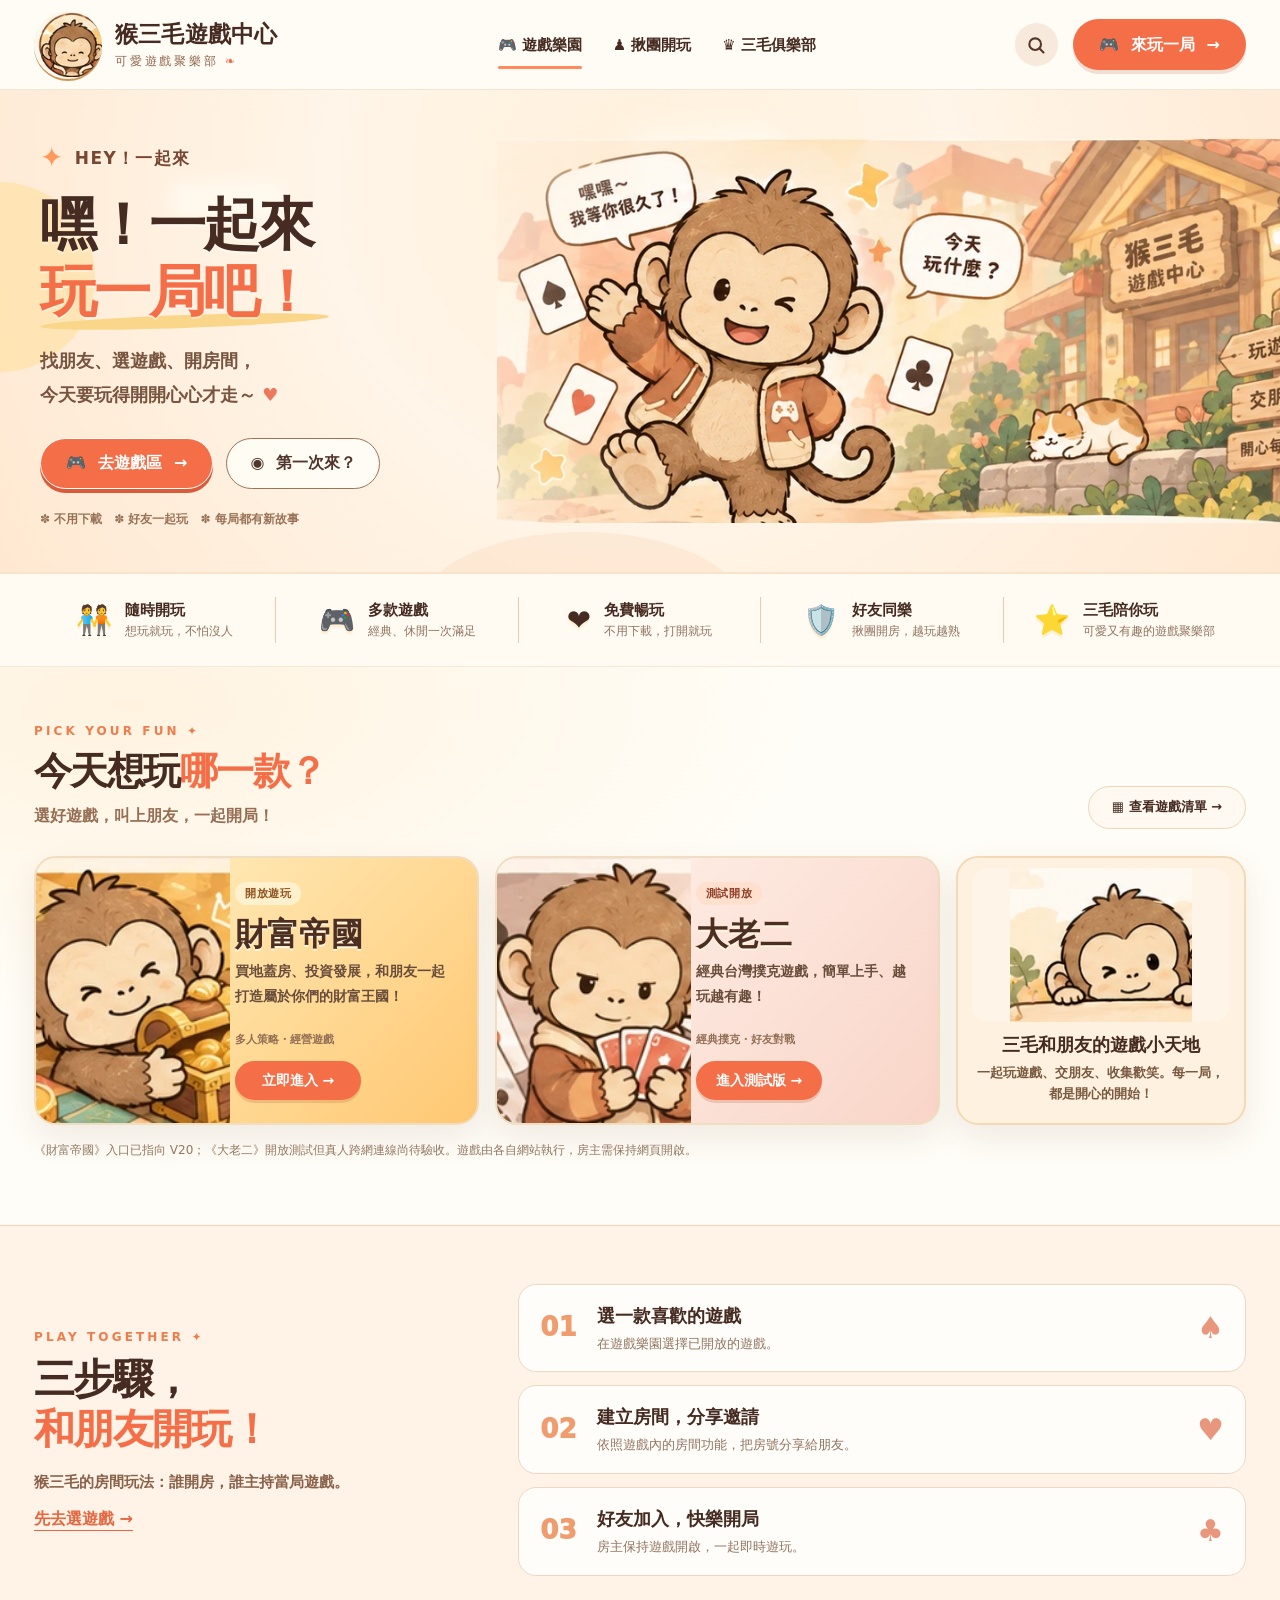
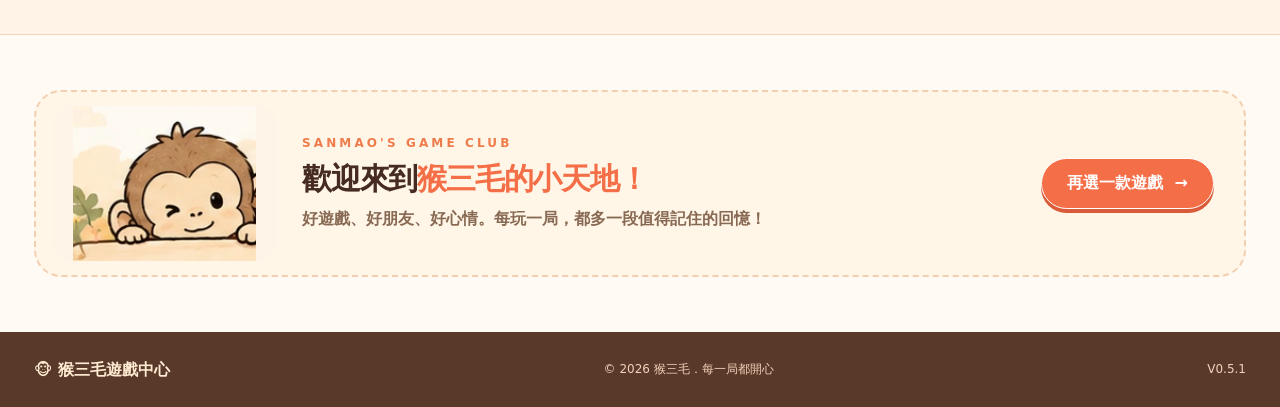
<file: docs/sanmao/index.html>
<!doctype html>
<html lang="zh-Hant">
<head>
<meta charset="utf-8">
<meta name="viewport" content="width=device-width, initial-scale=1, viewport-fit=cover">
<meta name="theme-color" content="#fff7eb">
<meta name="description" content="猴三毛遊戲中心：玩財富帝國、大老二與更多免費網頁遊戲。選遊戲、揪朋友、開房間，一起玩得開心！">
<title>猴三毛遊戲中心｜嘿！一起來玩一局吧！</title>
<link rel="icon" href="[data-uri]" type="image/webp">
<style>/* 猴三毛遊戲中心 V0.5.0 — 接受版視覺稿轉為真正可互動的網站 */
:root{--cream:#fff8ec;--paper:#fffbf5;--ink:#452b21;--brown:#724631;--orange:#f46f48;--peach:#ffc49a;--border:#eed8c1;--shadow:0 13px 33px rgba(106,65,39,.10)}
*,*::before,*::after{box-sizing:border-box}html{scroll-behavior:smooth;scroll-padding-top:94px}body{margin:0;color:var(--ink);background:var(--paper);font-family:system-ui,-apple-system,"Microsoft JhengHei","Noto Sans TC",sans-serif;line-height:1.6}button,input{font:inherit}button,a{-webkit-tap-highlight-color:transparent}a{color:inherit;text-decoration:none}img{max-width:100%;display:block}button{cursor:pointer}button:focus-visible,a:focus-visible,input:focus-visible{outline:3px solid #e47749;outline-offset:4px}p,h1,h2,h3{margin-top:0}.page-container{width:min(1370px,calc(100% - 68px));margin-inline:auto}.skip-link{position:fixed;z-index:99;top:-80px;left:16px;background:#fff;color:#222;padding:12px}.skip-link:focus{top:12px}
.site-header{position:sticky;top:0;z-index:20;background:rgba(255,251,245,.96);border-bottom:1px solid #f0e6d8;backdrop-filter:blur(10px)}.header-container{display:flex;align-items:center;justify-content:space-between;gap:22px;width:min(1370px,calc(100% - 68px));min-height:89px;margin:auto}.brand{display:flex;align-items:center;gap:13px;min-width:265px}.brand-avatar{width:68px;height:68px;display:grid;place-items:center;flex-shrink:0;border-radius:100%;background:#fff4de;overflow:hidden;box-shadow:0 2px 0 #cf9556}.brand-avatar img{width:100%;height:100%;object-fit:contain}.brand-copy{display:flex;flex-direction:column;line-height:1.2}.brand-copy strong{font-size:clamp(20px,1.8vw,28px);font-weight:900;letter-spacing:.01em;white-space:nowrap}.brand-copy small{font-size:12px;letter-spacing:.23em;color:#8f654c;margin-top:5px}.brand-copy small span{color:var(--orange)}.main-nav{display:flex;align-items:center;gap:clamp(12px,2.4vw,38px);margin-left:auto}.main-nav a{font-weight:800;font-size:15px;white-space:nowrap;padding:12px 0;position:relative}.main-nav a:hover{color:var(--orange)}.main-nav .nav-active::after{content:'';position:absolute;left:0;right:0;height:3px;background:#ff8a5b;bottom:0;border-radius:2px}.header-actions{display:flex;align-items:center;gap:15px;margin-left:auto}.search-toggle{display:grid;place-items:center;background:#f7e9dc;color:#533728;width:43px;height:43px;border:0;border-radius:100%}.search-toggle:hover{background:#efd6c0}.cta{display:inline-flex;align-items:center;justify-content:center;gap:12px;border:1px solid transparent;border-radius:100px;font-weight:850;white-space:nowrap;min-height:51px;transition:transform .18s,box-shadow .18s}.cta:hover,.game-entry:hover{transform:translateY(-2px)}.cta-header{background:var(--orange);color:#fff;padding:0 25px;box-shadow:0 4px 0 rgba(183,78,47,.17)}.search-panel{width:min(700px,calc(100% - 30px));margin:0 auto 14px;padding:12px 16px;border:1px solid var(--border);background:#fff;border-radius:20px;display:flex;gap:12px;align-items:center;box-shadow:var(--shadow)}.search-panel[hidden]{display:none}.search-panel label{font-weight:800;white-space:nowrap}.search-panel input{flex:1;min-width:0;border:1px solid #e9d0ba;border-radius:12px;padding:10px 12px}.search-panel button{background:#fcebd8;border:0;padding:11px;border-radius:12px}
.hero{position:relative;isolation:isolate;overflow:hidden;background:radial-gradient(circle at 50% 20%,#fff0db 0,#fff5e8 42%,#ffe8d1 100%);border-bottom:2px solid #f9e3ca}.hero::before{position:absolute;content:'';width:190px;height:190px;border-radius:50%;left:-95px;top:92px;background:#ffe2a4;opacity:.65}.hero::after{position:absolute;content:'';width:320px;height:150px;bottom:-110px;left:33%;border-radius:50%;background:#f5caa4;opacity:.25}.hero-cloud{position:absolute;background:#fffdf4;opacity:.6;border-radius:40px;z-index:-1}.cloud-left{width:120px;height:40px;left:13%;top:90px;filter:blur(8px)}.cloud-right{width:170px;height:60px;right:38%;top:35px;filter:blur(12px)}.hero-inner{display:grid;grid-template-columns:43% 57%;min-height:466px;align-items:center}.hero-copy{position:relative;z-index:3;padding:46px 0 43px 6px}.hero-eyebrow{display:flex;align-items:center;gap:10px;font-weight:850;font-size:17px;color:#784734;letter-spacing:.08em;margin:0 0 10px}.hey-rays{font-size:28px;color:#ff9a5c}.hero h1{font-size:clamp(49px,4.45vw,77px);font-weight:950;line-height:1.18;letter-spacing:-.045em;margin:0 0 19px;text-shadow:0 2px 0 rgba(255,255,255,.45);white-space:nowrap}.hero h1 span{color:var(--orange);position:relative}.hero h1 span::after{content:'';position:absolute;left:0;right:-6%;height:13px;bottom:-4px;background:#f9d68a;transform:rotate(-2deg);border-radius:50%;z-index:-1}.hero-description{color:#775540;font-size:18px;font-weight:750;line-height:1.9;margin:0 0 25px}.hero-description span{color:#ec795b}.hero-buttons{display:flex;flex-wrap:wrap;gap:13px}.cta-primary{background:var(--orange);border-color:#fff;color:#fff;padding:0 25px;box-shadow:0 4px 0 #d95b39}.cta-secondary{background:rgba(255,254,248,.85);border:1.8px solid #9d7357;color:#50362d;padding:0 23px}.hero-note{font-size:12px;font-weight:700;color:#987256;margin:21px 0 0}.hero-art{display:flex;align-items:center;justify-content:center;width:calc(100% + 158px);margin-left:-58px;align-self:stretch;overflow:visible}.hero-art img{width:100%;height:auto;max-height:465px;object-fit:contain;filter:drop-shadow(0 8px 12px rgba(126,83,52,.03));-webkit-mask-image:radial-gradient(ellipse 77% 92% at 56% 53%,#000 62%,transparent 100%);mask-image:radial-gradient(ellipse 77% 92% at 56% 53%,#000 62%,transparent 100%)}
.features{position:relative;background:#fffaf2;border-bottom:1px solid #f4e8d8}.features-grid{display:grid;grid-template-columns:repeat(5,1fr);padding:23px 0}.feature{display:flex;align-items:center;justify-content:center;gap:13px;border-right:1px solid #edc9af;min-width:0;padding:0 10px}.feature:last-child{border-right:0}.feature-icon{font-size:29px;filter:drop-shadow(0 3px 0 #fff0d5)}.feature strong,.feature small{display:block}.feature strong{font-size:15px;font-weight:900;white-space:nowrap}.feature small{font-size:12px;color:#907360;white-space:nowrap}
.games-section{background:radial-gradient(ellipse at 10% 7%,#fff3e0,transparent 42%),#fffdf7;padding:55px 0 65px}.section-title-row{display:flex;align-items:flex-end;justify-content:space-between;margin-bottom:27px;gap:20px}.section-eyebrow{font-size:12px;font-weight:900;color:#ef7c4c;letter-spacing:.26em;margin:0 0 7px}.section-title-row h2,.how-lead h2,.club-wrap h2{font-size:clamp(31px,3vw,48px);line-height:1.22;letter-spacing:-.04em;margin:0;font-weight:950}.section-title-row h2 span,.how-lead h2 span,.club-wrap h2 span{color:var(--orange)}.section-caption{color:#956e54;font-weight:700;margin:8px 0 0}.outline-link{padding:10px 23px;border:1px solid #efd4ba;background:#fff9f2;border-radius:100px;font-size:13px;font-weight:800;flex-shrink:0}.outline-link:hover{background:#ffe6ce}.game-grid{display:grid;grid-template-columns:minmax(0,1.15fr) minmax(0,1.15fr) minmax(240px,.75fr);gap:16px;align-items:stretch}.game-card{display:grid;grid-template-columns:44% 56%;min-height:261px;overflow:hidden;border-radius:22px;border:2px solid #f1ddc1;box-shadow:var(--shadow);transition:transform .2s}.game-card:hover{transform:translateY(-4px)}.game-wealth-empire{background:linear-gradient(135deg,#fff2c8 0,#ffc873 100%)}.game-big-two{background:linear-gradient(130deg,#fff3ec,#f9d5c8)}.game-card-visual{min-width:0;overflow:hidden;display:flex;align-items:stretch}.game-illustration{width:100%;height:100%;min-height:258px;object-fit:cover;object-position:center}.game-card-detail{display:flex;align-items:flex-start;flex-direction:column;padding:24px 18px 23px 5px;min-width:0}.status-label{display:inline-block;padding:3px 10px;border-radius:100px;font-size:11px;font-weight:900;letter-spacing:.05em}.status-open{background:#fff1ce;color:#90521d}.status-beta{background:#ffe0ce;color:#8e3d24}.status-soon{background:#e8d7d3;color:#715852}.game-card h3{font-size:clamp(28px,2.5vw,40px);line-height:1.3;color:#4c2f20;font-weight:950;margin:9px 0 3px;white-space:nowrap;text-shadow:0 2px 0 #fff5e0}.game-description{font-size:14px;font-weight:700;color:#694d3b;margin:0 0 10px;line-height:1.8}.game-category{color:#926e55;font-size:11px;font-weight:800;margin-top:auto;margin-bottom:12px}.game-entry{display:inline-flex;align-items:center;justify-content:center;min-width:126px;min-height:39px;border-radius:100px;background:var(--orange);color:white;font-size:14px;font-weight:900;padding:7px 16px;box-shadow:0 3px 0 rgba(193,86,47,.22);transition:transform .18s}.game-entry.disabled{background:#b9aaa7;color:#fff;box-shadow:none;cursor:not-allowed}.welcome-card{background:#fff1df;border-radius:22px;border:2px solid #f4d9b9;padding:10px 14px 18px;display:flex;flex-direction:column;align-items:center;text-align:center;min-width:0;box-shadow:var(--shadow)}.welcome-card-art{width:100%;height:154px;object-fit:contain;object-position:center bottom;background:#fff4e8;border-radius:16px}.welcome-card h3{font-size:18px;line-height:1.4;margin:10px 0 6px}.welcome-card p{color:#785941;font-size:13px;font-weight:700;margin:0}.game-disclaimer{font-size:12px;color:#947762;margin:16px 0 0}.empty-message,.load-message{grid-column:1/-1;background:#fff8ec;padding:30px;text-align:center;border-radius:20px}
.how-section{background:#fff3e7;padding:58px 0;border-top:1px solid #f2d5bb;border-bottom:1px solid #f2d5bb}.how-wrap{display:grid;grid-template-columns:36% 1fr;gap:48px;align-items:center}.how-lead h2{font-size:41px}.how-lead>p:not(.section-eyebrow){color:#89624b;font-size:15px;font-weight:700;margin:16px 0 12px}.text-link{font-weight:900;color:#e66640;text-decoration:underline;text-underline-offset:6px}.steps{padding:0;margin:0;list-style:none;display:grid;gap:13px}.steps li{background:#fffdfa;display:flex;align-items:center;gap:20px;padding:17px 21px;border:1px solid #ecd9c4;border-radius:18px}.steps li>span:last-child{margin-left:auto;color:#e8977d;font-size:30px}.step-num{font-size:26px;font-weight:950;color:#ef9d6f}.steps strong{font-size:18px}.steps p{color:#91735f;margin:3px 0 0;font-size:13px}
.club-section{background:#fffbf4;padding:55px 0}.club-wrap{display:grid;grid-template-columns:225px 1fr auto;gap:25px;align-items:center;border:2px dashed #f2cfb1;border-radius:27px;background:#fff6e7;padding:14px 30px 14px 16px}.club-wrap img{width:225px;height:155px;object-fit:contain;background:#fff4e8;border-radius:17px}.club-wrap h2{font-size:30px}.club-wrap p:last-child{color:#886953;margin:9px 0 0;font-weight:650}.footer{background:#59392a;color:#ffebd2;padding:25px 0}.footer-content{display:flex;justify-content:space-between;align-items:center;gap:14px}.footer-brand{font-weight:900}.footer small{font-size:12px;color:#f3d0ba}
@media(max-width:1250px){.header-container{gap:15px}.main-nav{gap:18px}.brand{min-width:0}.brand-copy strong{font-size:22px}.hero h1{font-size:clamp(47px,4.6vw,64px)}.game-grid{grid-template-columns:1fr 1fr}.welcome-card{grid-column:1/-1;display:grid;grid-template-columns:200px 1fr;gap:8px 20px;text-align:left;align-items:center}.welcome-card-art{grid-row:span 2}.welcome-card p{margin-top:-55px;align-self:end}.game-card-detail{padding-right:12px}.game-card h3{font-size:34px}}
@media(max-width:890px){.page-container,.header-container{width:min(100% - 32px,690px)}.header-container{min-height:78px}.brand-avatar{width:54px;height:54px}.brand-copy strong{font-size:19px}.brand-copy small{font-size:10px;letter-spacing:.1em}.main-nav{display:none}.cta-header{padding:0 15px;min-height:42px;font-size:13px}.search-toggle{width:38px;height:38px}.header-actions{gap:8px}.hero-inner{grid-template-columns:1fr;min-height:0}.hero-copy{padding:45px 0 5px;z-index:2}.hero h1{font-size:clamp(44px,8vw,63px)}.hero-art{margin:0 auto;width:100%;max-width:730px}.hero-art img{max-height:none}.features-grid{grid-template-columns:repeat(3,1fr);row-gap:18px}.feature:nth-child(3){border-right:0}.feature:nth-child(n+4){display:none}.game-grid{grid-template-columns:1fr 1fr}.game-card{grid-template-columns:1fr;min-height:0}.game-card-visual{height:220px}.game-illustration{min-height:0;height:220px;object-position:center 36%}.game-card-detail{padding:18px 22px 20px;min-height:224px}.game-category{margin-top:auto}.welcome-card{grid-template-columns:160px 1fr}.welcome-card-art{width:160px}.how-wrap{grid-template-columns:1fr;gap:28px}.how-lead h2{font-size:37px}.club-wrap{grid-template-columns:140px 1fr;gap:16px}.club-wrap img{width:140px;height:142px;object-fit:contain}.club-wrap>.cta{grid-column:1/-1;justify-self:start}}
@media(max-width:560px){html{scroll-padding-top:76px}.page-container,.header-container{width:calc(100% - 30px)}.header-container{min-height:69px;gap:6px}.brand{gap:6px}.brand-avatar{width:47px;height:47px}.brand-copy strong{font-size:17px}.brand-copy small{font-size:9px}.search-toggle{width:33px;height:33px}.cta-header{font-size:0;min-height:38px;padding:0 12px;gap:0}.cta-header span{font-size:20px}.cta-header span:last-child{display:none}.search-panel{flex-wrap:wrap}.search-panel label{width:100%}.hero-copy{padding:34px 0 5px}.hero-eyebrow{font-size:14px}.hero h1{font-size:clamp(37px,9vw,48px);line-height:1.19}.hero-description{font-size:15px;line-height:1.8;margin-bottom:17px}.hero-buttons{gap:8px}.hero-buttons .cta{font-size:13px;min-height:44px;padding:0 15px}.hero-note{font-size:10px;margin-top:14px}.hero-art{width:calc(100% + 30px);margin-left:-15px}.hero-art img{-webkit-mask-image:none;mask-image:none}.features-grid{grid-template-columns:repeat(2,1fr);padding:15px 0;row-gap:14px}.feature{justify-content:flex-start;gap:9px;padding:0 7px}.feature:nth-child(2){border-right:0}.feature:nth-child(3){display:none}.feature:nth-child(4){display:flex}.feature-icon{font-size:23px}.feature strong{font-size:12px}.feature small{font-size:10px;white-space:normal}.games-section{padding:37px 0 42px}.section-title-row{align-items:start;gap:12px}.section-title-row h2{font-size:32px}.section-caption{font-size:12px}.outline-link{font-size:0;padding:10px 12px;align-self:center}.outline-link span{font-size:16px}.game-grid{grid-template-columns:1fr;gap:14px}.game-card{grid-template-columns:39% 61%;min-height:218px}.game-card-visual{height:auto}.game-illustration{height:100%;min-height:218px;object-position:center}.game-card-detail{padding:13px 13px 14px 6px;min-height:218px}.game-card h3{font-size:29px;margin:7px 0 2px}.game-description{font-size:12px;line-height:1.6}.game-category{font-size:10px;margin:5px 0 8px}.game-entry{font-size:12px;min-height:35px;min-width:106px}.welcome-card{grid-column:auto;grid-template-columns:116px 1fr;padding:10px;gap:8px 13px}.welcome-card-art{width:116px;height:122px}.welcome-card h3{font-size:16px;margin:0}.welcome-card p{font-size:12px;margin:0;align-self:start}.how-section{padding:40px 0}.how-lead h2{font-size:31px}.steps li{padding:11px;gap:13px}.steps strong{font-size:14px}.steps p{font-size:12px}.step-num{font-size:21px}.club-section{padding:35px 0}.club-wrap{grid-template-columns:105px 1fr;padding:10px}.club-wrap img{width:105px;height:125px}.club-wrap h2{font-size:22px}.club-wrap p:last-child{font-size:12px}.club-wrap .cta{font-size:12px;min-height:38px}.footer-content{flex-wrap:wrap}.footer small{font-size:10px}}
@media(max-width:350px){.brand-copy strong{font-size:15px}.brand-avatar{width:42px;height:42px}.hero h1{font-size:35px}.game-card{grid-template-columns:36% 64%}.game-card-detail{padding-right:8px}.game-description{font-size:11px}.game-card h3{font-size:26px}}
@media(prefers-reduced-motion:reduce){html{scroll-behavior:auto}*,*::before,*::after{transition:none!important;animation:none!important}}
</style>


</head>
<body>
<a class="skip-link" href="#games">跳到遊戲區</a>
<header class="site-header" id="top">
  <div class="header-container">
    <a class="brand" href="#top" aria-label="猴三毛遊戲中心，回到頁首">
      <span class="brand-avatar"><img src="[data-uri]" alt="猴三毛微笑頭像" width="89" height="86"></span>
      <span class="brand-copy"><strong>猴三毛遊戲中心</strong><small>可愛遊戲聚樂部 <span aria-hidden="true">❧</span></small></span>
    </a>
    <nav class="main-nav" aria-label="主選單">
      <a class="nav-active" href="#games"><span aria-hidden="true">🎮</span> 遊戲樂園</a>
      <a href="#how"><span aria-hidden="true">♟</span> 揪團開玩</a>
      <a href="#club"><span aria-hidden="true">♛</span> 三毛俱樂部</a>
    </nav>
    <div class="header-actions">
      <button class="search-toggle" id="search-toggle" type="button" aria-label="搜尋遊戲" aria-expanded="false" aria-controls="search-panel"><svg viewBox="0 0 24 24" width="20" height="20" fill="none" stroke="currentColor" stroke-width="2.5" stroke-linecap="round"><circle cx="11" cy="11" r="7"/><path d="m16 16 5 5"/></svg></button>
      <a class="cta cta-header" href="#games"><span aria-hidden="true">🎮</span> 來玩一局 <span aria-hidden="true">→</span></a>
    </div>
  </div>
  <div id="search-panel" class="search-panel" hidden><label for="game-search">想找哪一款遊戲？</label><input id="game-search" type="search" placeholder="搜尋財富帝國、大老二…" autocomplete="off"><button id="search-clear" type="button">清除</button></div>
</header>
<main>
  <section class="hero" aria-labelledby="hero-title">
    <div class="hero-cloud cloud-left" aria-hidden="true"></div><div class="hero-cloud cloud-right" aria-hidden="true"></div>
    <div class="page-container hero-inner">
      <div class="hero-copy">
        <p class="hero-eyebrow"><span class="hey-rays" aria-hidden="true">✦</span> HEY！一起來</p>
        <h1 id="hero-title">嘿！一起來<br><span>玩一局吧！</span></h1>
        <p class="hero-description">找朋友、選遊戲、開房間，<br>今天要玩得開開心心才走～ <span aria-hidden="true">♥</span></p>
        <div class="hero-buttons"><a class="cta cta-primary" href="#games"><span aria-hidden="true">🎮</span> 去遊戲區 <span aria-hidden="true">→</span></a><a class="cta cta-secondary" href="#how"><span aria-hidden="true">◉</span> 第一次來？</a></div>
        <p class="hero-note">✽ 不用下載　✽ 好友一起玩　✽ 每局都有新故事</p>
      </div>
      <div class="hero-art"><img src="[data-uri]" alt="猴三毛穿著自然的休閒外套，開心揮手邀請朋友玩遊戲；身旁有撲克牌、溫暖的遊戲村莊與貓咪" width="952" height="430" fetchpriority="high"></div>
    </div>
  </section>
  <section class="features" aria-label="猴三毛遊戲中心特色"><div class="page-container features-grid">
    <div class="feature"><span class="feature-icon">🧑‍🤝‍🧑</span><div><strong>隨時開玩</strong><small>想玩就玩，不怕沒人</small></div></div>
    <div class="feature"><span class="feature-icon">🎮</span><div><strong>多款遊戲</strong><small>經典、休閒一次滿足</small></div></div>
    <div class="feature"><span class="feature-icon">❤️</span><div><strong>免費暢玩</strong><small>不用下載，打開就玩</small></div></div>
    <div class="feature"><span class="feature-icon">🛡️</span><div><strong>好友同樂</strong><small>揪團開房，越玩越熟</small></div></div>
    <div class="feature"><span class="feature-icon">⭐</span><div><strong>三毛陪你玩</strong><small>可愛又有趣的遊戲聚樂部</small></div></div>
  </div></section>
  <section class="games-section" id="games" aria-labelledby="games-title"><div class="page-container">
    <div class="section-title-row"><div><p class="section-eyebrow">PICK YOUR FUN <span aria-hidden="true">✦</span></p><h2 id="games-title">今天想玩<span>哪一款？</span></h2><p class="section-caption">選好遊戲，叫上朋友，一起開局！</p></div><a class="outline-link" href="#game-list">▦ 查看遊戲清單 <span aria-hidden="true">→</span></a></div>
    <div class="game-grid" id="game-list" aria-live="polite"><p class="load-message">正在準備三毛的遊戲清單…</p></div>
    <p class="game-disclaimer">《財富帝國》入口已指向 V20；《大老二》開放測試但真人跨網連線尚待驗收。遊戲由各自網站執行，房主需保持網頁開啟。</p>
  </div></section>
  <section class="how-section" id="how" aria-labelledby="how-title"><div class="page-container how-wrap">
    <div class="how-lead"><p class="section-eyebrow">PLAY TOGETHER ✦</p><h2 id="how-title">三步驟，<br><span>和朋友開玩！</span></h2><p>猴三毛的房間玩法：誰開房，誰主持當局遊戲。</p><a class="text-link" href="#games">先去選遊戲 →</a></div>
    <ol class="steps"><li><span class="step-num">01</span><div><strong>選一款喜歡的遊戲</strong><p>在遊戲樂園選擇已開放的遊戲。</p></div><span aria-hidden="true">♠</span></li><li><span class="step-num">02</span><div><strong>建立房間，分享邀請</strong><p>依照遊戲內的房間功能，把房號分享給朋友。</p></div><span aria-hidden="true">♥</span></li><li><span class="step-num">03</span><div><strong>好友加入，快樂開局</strong><p>房主保持遊戲開啟，一起即時遊玩。</p></div><span aria-hidden="true">♣</span></li></ol>
  </div></section>
  <section class="club-section" id="club" aria-labelledby="club-title"><div class="page-container club-wrap"><img src="[data-uri]" alt="猴三毛探出頭歡迎大家來遊戲中心" loading="lazy" width="172" height="146"><div><p class="section-eyebrow">SANMAO'S GAME CLUB</p><h2 id="club-title">歡迎來到<span>猴三毛的小天地！</span></h2><p>好遊戲、好朋友、好心情。每玩一局，都多一段值得記住的回憶！</p></div><a class="cta cta-primary" href="#games">再選一款遊戲 <span aria-hidden="true">→</span></a></div></section>
</main>
<footer class="footer"><div class="page-container footer-content"><a href="#top" class="footer-brand">🐵 猴三毛遊戲中心</a><small>© <span id="year">2026</span> 猴三毛．每一局都開心</small><small id="build-version">V0.5.1</small></div></footer>
<script>/**
 * 遊戲清單是單一資料來源：首頁不修改遊戲本體。
 * 上線狀態必須與線上發布及實際連結驗證分開記錄。
 */
window.SANMAO_GAMES = Object.freeze([
  Object.freeze({
    id: 'wealth-empire',
    name: '財富帝國',
    category: '多人策略・經營遊戲',
    summary: '買地蓋房、投資發展，和朋友一起打造屬於你們的財富王國！',
    image: '[data-uri]',
    imageAlt: '猴三毛抱著滿滿金幣的寶箱',
    status: 'available',
    url: 'https://yiq1796.github.io/Wealth_Empire/v20/'
  }),
  Object.freeze({
    id: 'big-two',
    name: '大老二',
    category: '經典撲克・好友對戰',
    summary: '經典台灣撲克遊戲，簡單上手、越玩越有趣！',
    image: '[data-uri]',
    imageAlt: '猴三毛拿著一手撲克牌',
    status: 'beta',
    url: 'https://yiq1796.github.io/BigTwo_Web/' // Pages 成功，真人跨網 UAT 待驗證。
  })
]);
</script><script>(() => {
  'use strict';
  const games = window.SANMAO_GAMES;
  const gameList = document.getElementById('game-list');
  const searchToggle = document.getElementById('search-toggle');
  const searchPanel = document.getElementById('search-panel');
  const searchInput = document.getElementById('game-search');
  const searchClear = document.getElementById('search-clear');

  function element(tagName, className, text) {
    const result = document.createElement(tagName);
    if (className) result.className = className;
    if (text !== undefined) result.textContent = text;
    return result;
  }

  function createGameCard(game) {
    const playable = (game.status === 'available' || game.status === 'beta') && typeof game.url === 'string' && /^https:\/\//.test(game.url);
    const card = element('article', `game-card game-${game.id}`);
    const visual = element('div', 'game-card-visual');
    const picture = element('img', 'game-illustration');
    picture.src = game.image;
    picture.alt = game.imageAlt;
    picture.loading = 'lazy';
    picture.width = 284;
    picture.height = 200;
    visual.append(picture);
    const detail = element('div', 'game-card-detail');
    detail.append(element('span', `status-label ${game.status === 'beta' ? 'status-beta' : playable ? 'status-open' : 'status-soon'}`, game.status === 'beta' ? '測試開放' : playable ? '開放遊玩' : '製作中'));
    detail.append(element('h3', '', game.name));
    detail.append(element('p', 'game-description', game.summary));
    detail.append(element('small', 'game-category', game.category));
    if (playable) {
      const link = element('a', 'game-entry', game.status === 'beta' ? '進入測試版 →' : '立即進入 →');
      link.href = game.url;
      link.target = '_blank';
      link.rel = 'noopener noreferrer';
      link.setAttribute('aria-label', `開啟${game.name}遊戲（新分頁）`);
      detail.append(link);
    } else {
      const badge = element('span', 'game-entry disabled', '⏳ 製作中');
      badge.setAttribute('aria-label', `${game.name}仍在製作中，暫時無法進入`);
      detail.append(badge);
    }
    card.append(visual, detail);
    return card;
  }

  function createClubCard() {
    const card = element('aside', 'welcome-card');
    const picture = element('img', 'welcome-card-art');
    picture.src = '[data-uri]';
    picture.alt = '三毛探出頭來歡迎朋友加入遊戲中心';
    picture.loading = 'lazy';
    picture.width = 172;
    picture.height = 146;
    const heading = element('h3', '', '三毛和朋友的遊戲小天地');
    const copy = element('p', '', '一起玩遊戲、交朋友、收集歡笑。每一局，都是開心的開始！');
    card.append(picture, heading, copy);
    return card;
  }

  function renderGames(filter='') {
    if (!gameList) return;
    if (!Array.isArray(games)) {
      gameList.replaceChildren(element('p', 'load-message', '遊戲清單目前無法載入。'));
      return;
    }
    const keyword = filter.trim().toLocaleLowerCase('zh-Hant');
    const matches = games.filter(game => `${game.name} ${game.category} ${game.summary}`.toLocaleLowerCase('zh-Hant').includes(keyword));
    if (!matches.length) {
      gameList.replaceChildren(element('p','empty-message','沒有找到這款遊戲，試試其他名稱吧！'));
      return;
    }
    gameList.replaceChildren(...matches.map(createGameCard), ...(keyword ? [] : [createClubCard()]));
  }

  function setSearchOpen(isOpen) {
    searchPanel.hidden = !isOpen;
    searchToggle.setAttribute('aria-expanded', String(isOpen));
    if (isOpen) searchInput.focus();
    else {
      searchInput.value = '';
      renderGames();
      searchToggle.focus();
    }
  }
  searchToggle.addEventListener('click', () => setSearchOpen(searchPanel.hidden));
  searchClear.addEventListener('click', () => { searchInput.value = ''; renderGames(); searchInput.focus(); });
  searchInput.addEventListener('input', () => renderGames(searchInput.value));
  document.addEventListener('keydown', event => {
    if (event.key === 'Escape' && !searchPanel.hidden) setSearchOpen(false);
  });
  document.getElementById('year').textContent = String(new Date().getFullYear());
  renderGames();
})();
</script></body></html>
</file>
